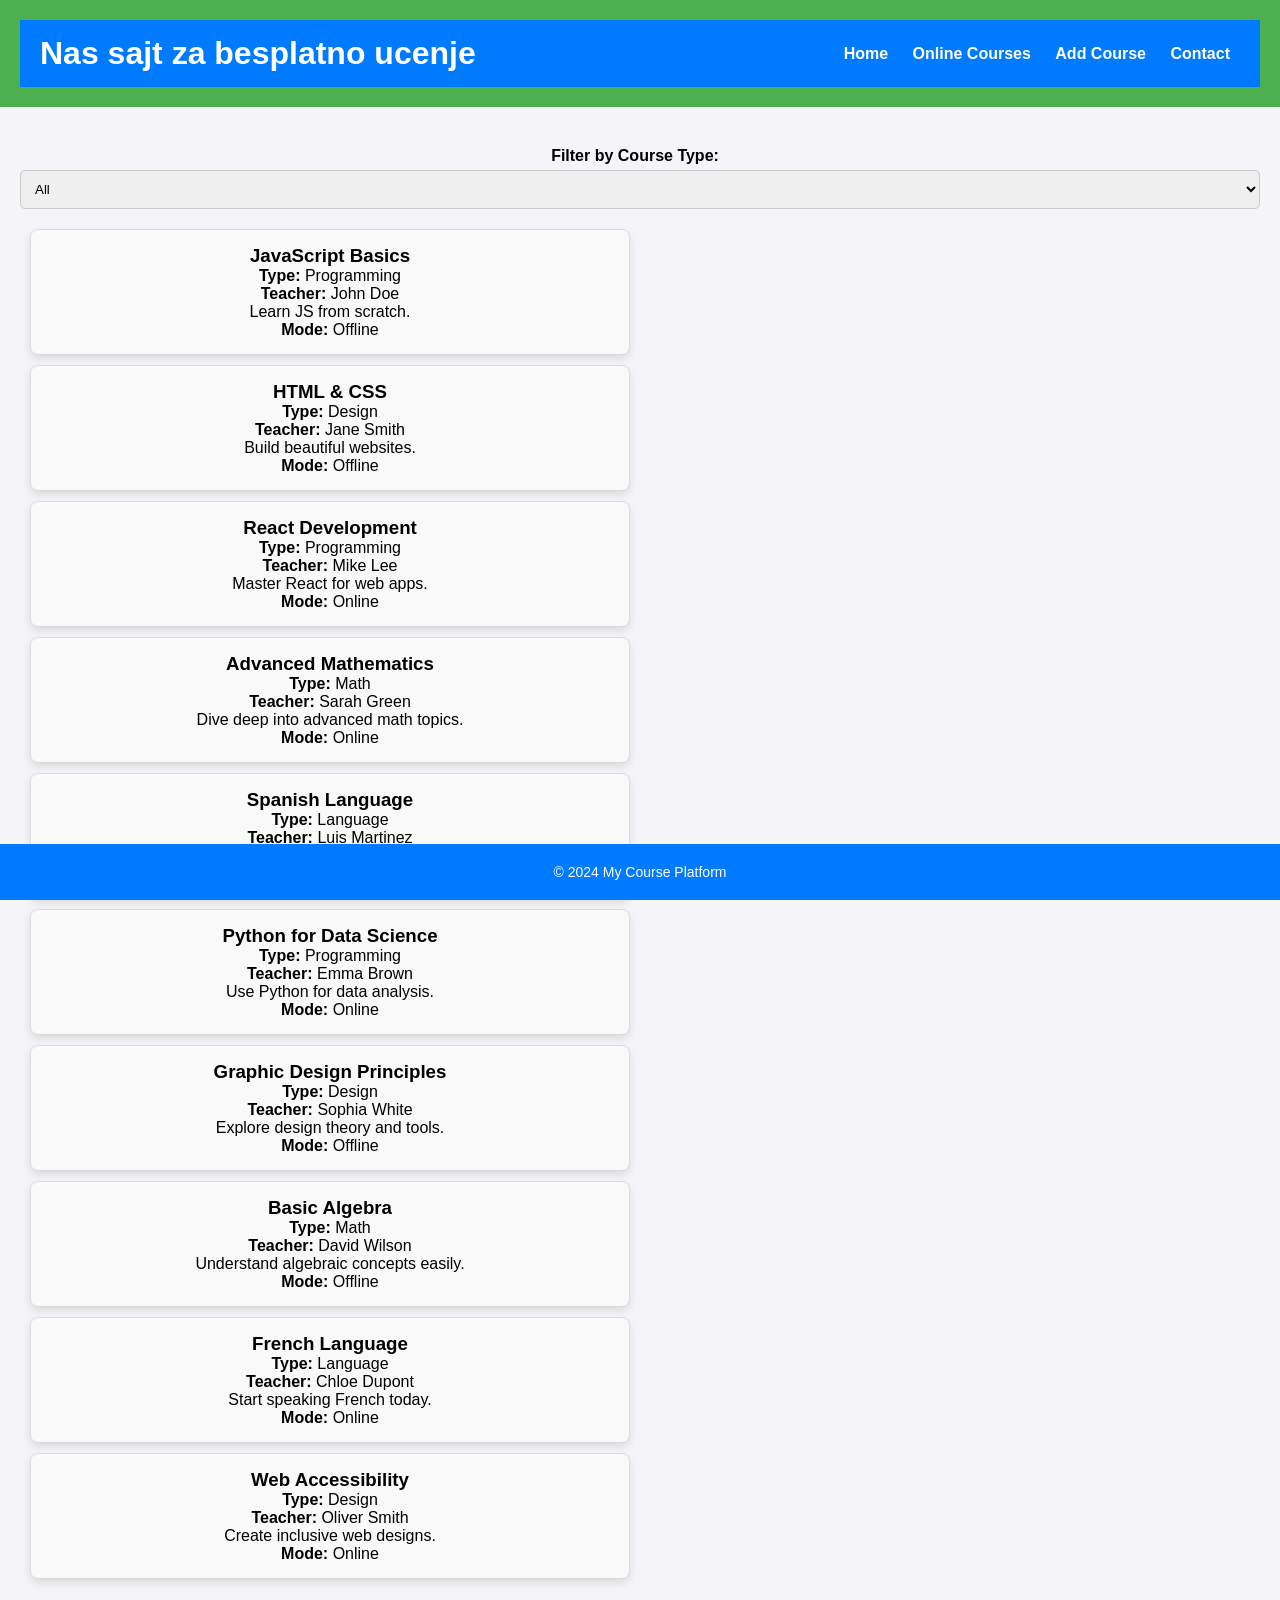
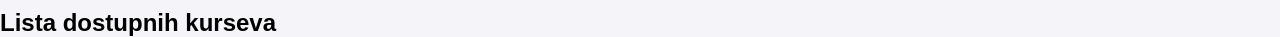
<file: Ucenje/httpsgithub.com/roncevicc/psychic-potato.git/index.html>
<!DOCTYPE html>
<html lang="en">
<head>
    <meta charset="UTF-8">
    <meta name="viewport" content="width=device-width, initial-scale=1.0">
    <title>Home - Course Platform</title>
    <link rel="stylesheet" href="style.css">
</head>
<body>
    <header>
        <div class="navbar">
            <h1>Nas sajt za besplatno ucenje</h1>
            <nav>
                <a href="index.html">Home</a>
                <a href="online-courses.html">Online Courses</a>
                <a href="add-course.html">Add Course</a>
                <a href="contact.html">Contact</a>
            </nav>
        </div>
    </header>

    <main>
        <!-- Filter opcija -->
        <section class="filter">
            <label for="filter-type">Filter by Course Type:</label>
            <select id="filter-type">
                <option value="all">All</option>
                <option value="programming">Programming</option>
                <option value="design">Design</option>
                <option value="math">Math</option>
                <option value="language">Language</option>
            </select>
        </section>

        <!-- Prikaz kurseva -->
        <section id="course-list">
            <!-- Kursevi će se dinamički generisati ovde -->
        </section>
    </main>

    <footer>
        <p>&copy; 2024 My Course Platform</p>
    </footer>

    <h2>Lista dostupnih kurseva</h2>

    <script>
        const courses = [
            { name: "JavaScript Basics", type: "Programming", teacher: "John Doe", online: false, description: "Learn JS from scratch." },
            { name: "HTML & CSS", type: "Design", teacher: "Jane Smith", online: false, description: "Build beautiful websites." },
            { name: "React Development", type: "Programming", teacher: "Mike Lee", online: true, description: "Master React for web apps." },
            { name: "Advanced Mathematics", type: "Math", teacher: "Sarah Green", online: true, description: "Dive deep into advanced math topics." },
            { name: "Spanish Language", type: "Language", teacher: "Luis Martinez", online: false, description: "Learn conversational Spanish." },
            { name: "Python for Data Science", type: "Programming", teacher: "Emma Brown", online: true, description: "Use Python for data analysis." },
            { name: "Graphic Design Principles", type: "Design", teacher: "Sophia White", online: false, description: "Explore design theory and tools." },
            { name: "Basic Algebra", type: "Math", teacher: "David Wilson", online: false, description: "Understand algebraic concepts easily." },
            { name: "French Language", type: "Language", teacher: "Chloe Dupont", online: true, description: "Start speaking French today." },
            { name: "Web Accessibility", type: "Design", teacher: "Oliver Smith", online: true, description: "Create inclusive web designs." },
        ];

        function displayCourses(filterType = "all") {
            const courseList = document.getElementById("course-list");
            courseList.innerHTML = "";

            const filteredCourses = filterType === "all" ? courses : courses.filter(course => course.type.toLowerCase() === filterType.toLowerCase());

            filteredCourses.forEach(course => {
                const courseItem = document.createElement("div");
                courseItem.classList.add("course-item");
                courseItem.innerHTML = `
                    <h3>${course.name}</h3>
                    <p><strong>Type:</strong> ${course.type}</p>
                    <p><strong>Teacher:</strong> ${course.teacher}</p>
                    <p>${course.description}</p>
                    <p><strong>Mode:</strong> ${course.online ? "Online" : "Offline"}</p>
                `;
                courseList.appendChild(courseItem);
            });
        }

        document.getElementById("filter-type").addEventListener("change", (e) => {
            displayCourses(e.target.value);
        });

        displayCourses();
    </script>
</body>
</html>
</file>
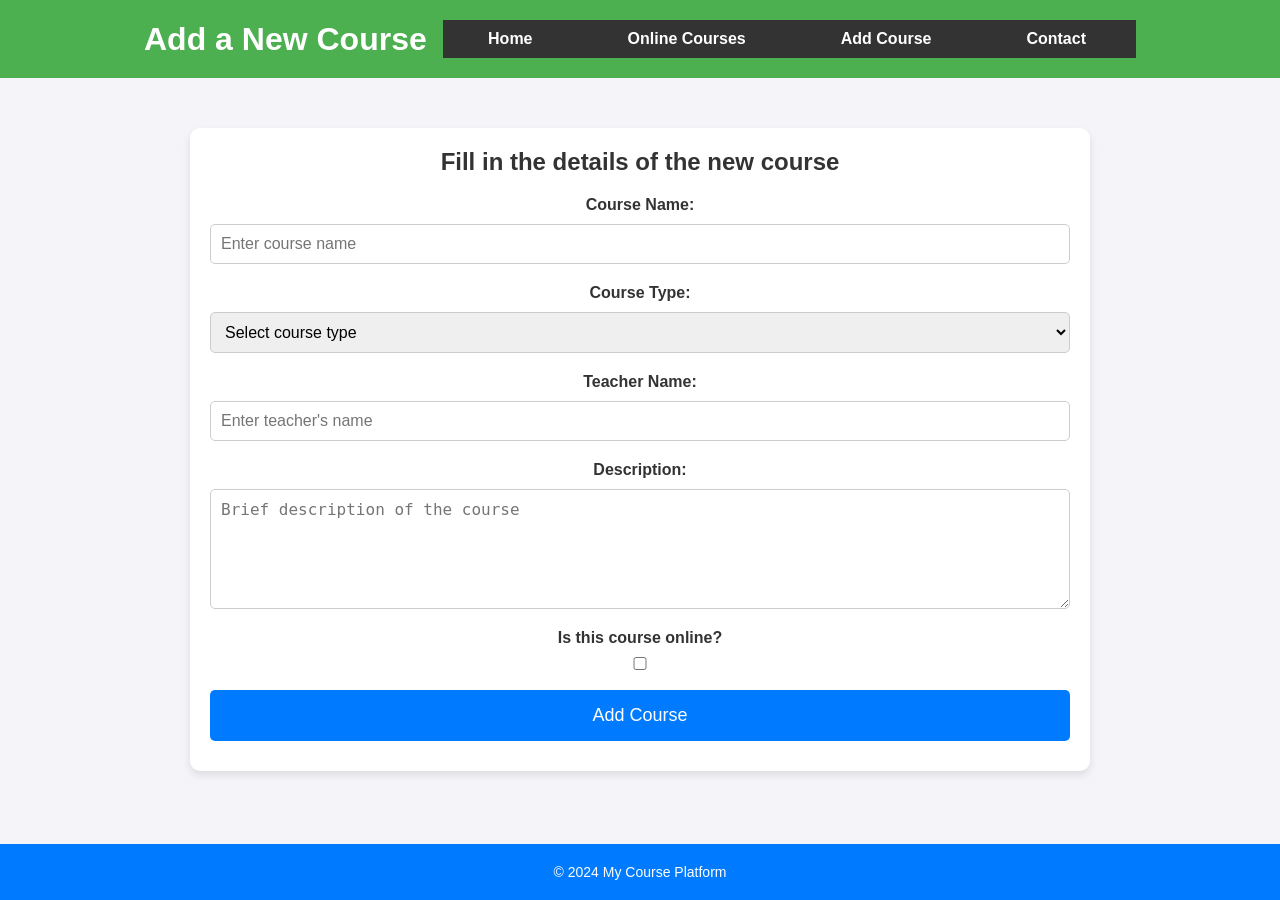
<file: Ucenje/httpsgithub.com/roncevicc/psychic-potato.git/add-course.html>
<!DOCTYPE html>
<html lang="en">
<head>
    <meta charset="UTF-8">
    <meta name="viewport" content="width=device-width, initial-scale=1.0">
    <title>Add a New Course</title>
    <link rel="stylesheet" href="style.css">
</head>
<body>
    <header>
        <div class="container">
            <h1>Add a New Course</h1>
            <nav>
                <ul>
                    <li><a href="index.html">Home</a></li>
                    <li><a href="online-courses.html">Online Courses</a></li>
                    <li><a href="add-course.html">Add Course</a></li>
                    <li><a href="contact.html">Contact</a></li>
                </ul>
            </nav>
        </div>
    </header>

    <main>
        <section class="add-course-container">
            <h2>Fill in the details of the new course</h2>
            <form id="addCourseForm">
                <div class="form-group">
                    <label for="courseName">Course Name:</label>
                    <input type="text" id="courseName" name="courseName" placeholder="Enter course name" required>
                </div>

                <div class="form-group">
                    <label for="courseType">Course Type:</label>
                    <select id="courseType" name="courseType" required>
                        <option value="">Select course type</option>
                        <option value="Programming">Programming</option>
                        <option value="Design">Design</option>
                        <option value="Business">Business</option>
                        <option value="Marketing">Marketing</option>
                    </select>
                </div>

                <div class="form-group">
                    <label for="teacherName">Teacher Name:</label>
                    <input type="text" id="teacherName" name="teacherName" placeholder="Enter teacher's name" required>
                </div>

                <div class="form-group">
                    <label for="description">Description:</label>
                    <textarea id="description" name="description" placeholder="Brief description of the course" required></textarea>
                </div>

                <div class="form-group">
                    <label for="isOnline">Is this course online?</label>
                    <input type="checkbox" id="isOnline" name="isOnline">
                </div>

                <button type="submit">Add Course</button>
            </form>
        </section>
    </main>

    <footer>
        <p>&copy; 2024 My Course Platform</p>
    </footer>

    <script src="script.js"></script>
</body>
</html>
</file>
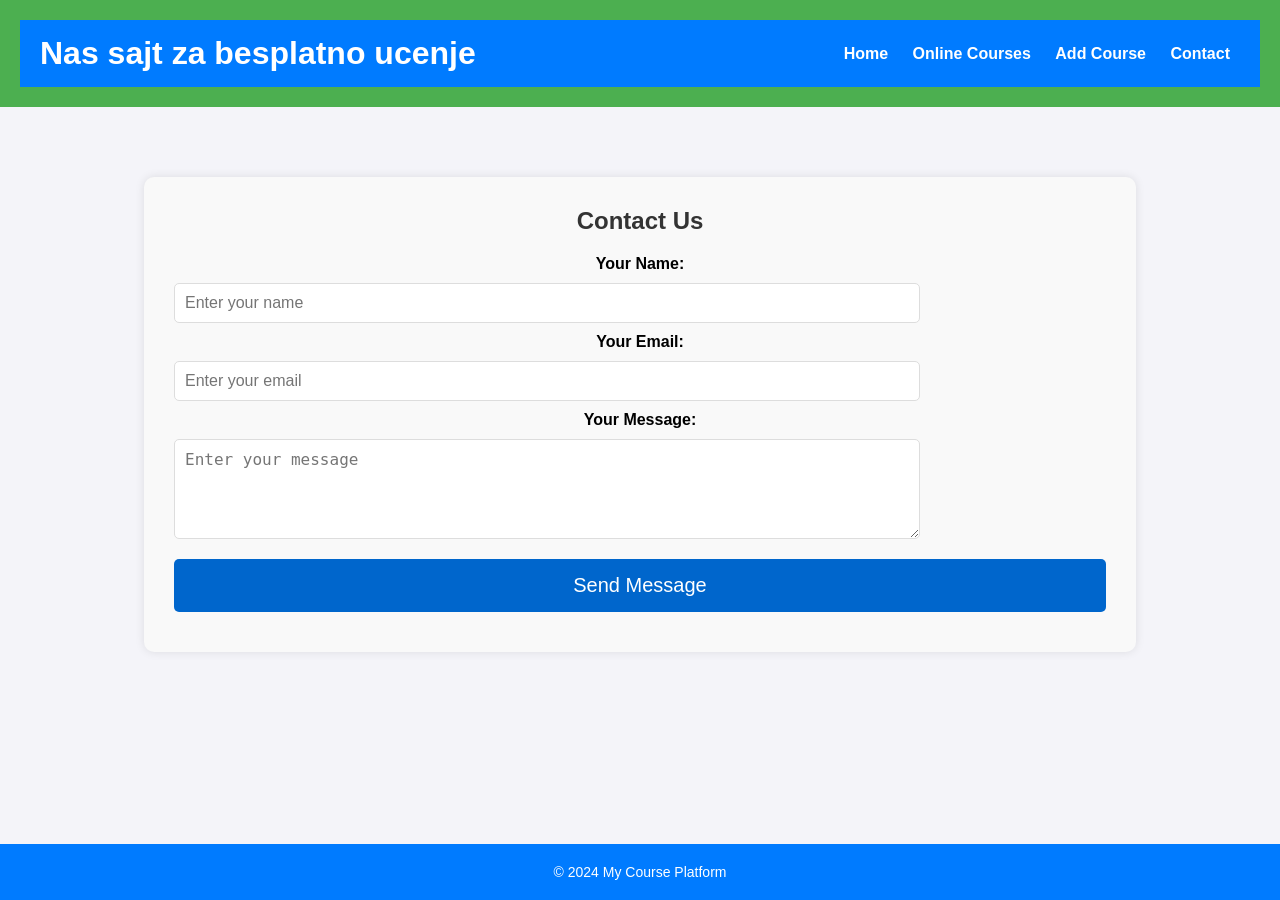
<file: Ucenje/httpsgithub.com/roncevicc/psychic-potato.git/contact.html>
<!DOCTYPE html>
<html lang="en">
<head>
    <meta charset="UTF-8">
    <meta name="viewport" content="width=device-width, initial-scale=1.0">
    <title>Contact Us</title>
    <link rel="stylesheet" href="style.css">
</head>
<body>
    <header>
        <div class="navbar">
            <h1>Nas sajt za besplatno ucenje</h1>
            <nav>
                <a href="index.html">Home</a>
                <a href="online-courses.html">Online Courses</a>
                <a href="add-course.html">Add Course</a>
                <a href="contact.html">Contact</a>
            </nav>
        </div>
    </header>

    <main>
        <div class="contact-container">
            <h2>Contact Us</h2>
            <form class="contact-form">
                <label for="name">Your Name:</label>
                <input type="text" id="name" placeholder="Enter your name" required>
                
                <label for="email">Your Email:</label>
                <input type="email" id="email" placeholder="Enter your email" required>
                
                <label for="message">Your Message:</label>
                <textarea id="message" placeholder="Enter your message" rows="5" required></textarea>
                
                <button type="submit">Send Message</button>
            </form>
        </div>
    </main>

    <footer>
        <p>&copy; 2024 My Course Platform</p>
    </footer>
</body>
</html>
</file>
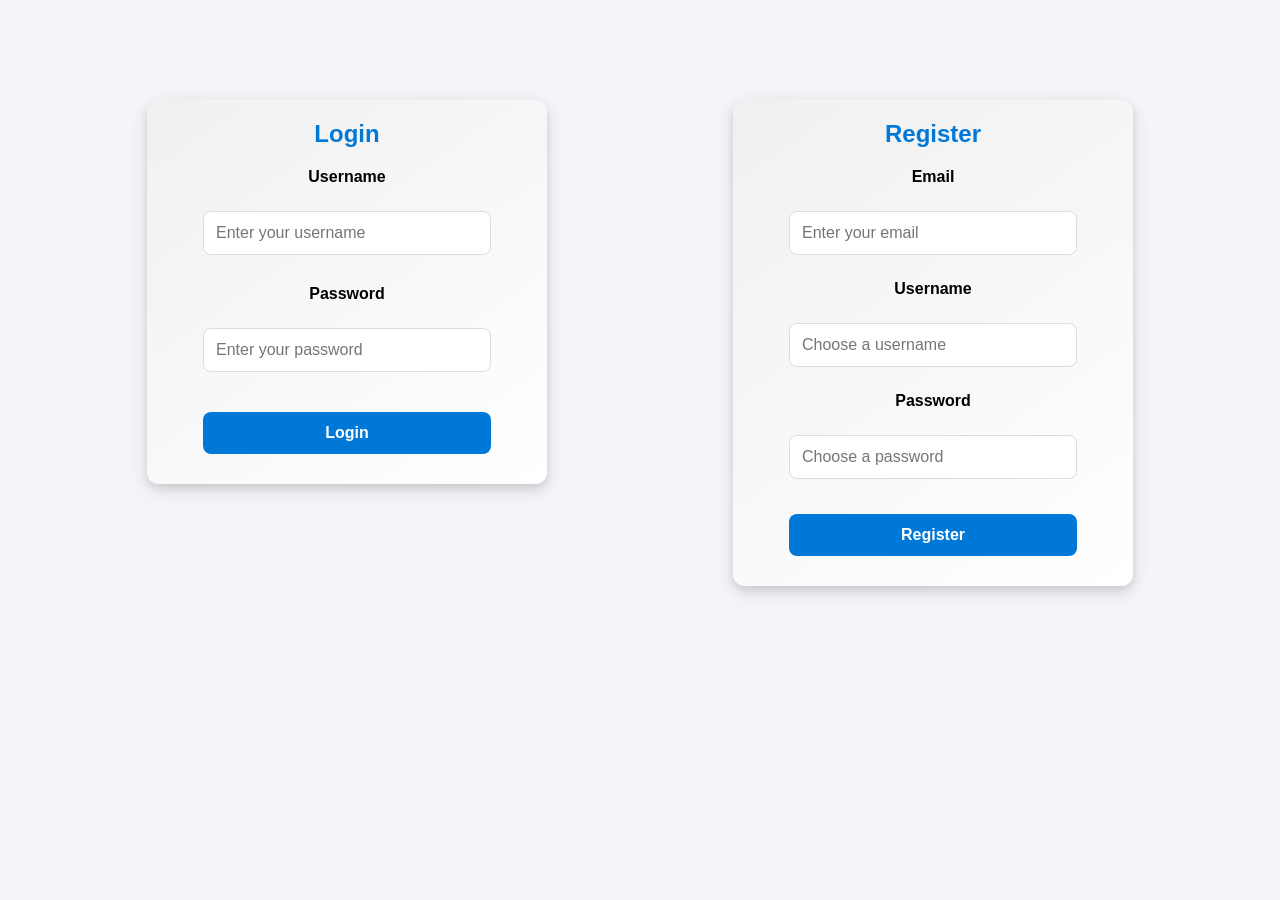
<file: Ucenje/httpsgithub.com/roncevicc/psychic-potato.git/login.html>
<!DOCTYPE html>
<html lang="en">
<head>
    <meta charset="UTF-8">
    <meta name="viewport" content="width=device-width, initial-scale=1.0">
    <title>Login & Register</title>
    <link rel="stylesheet" href="style.css"> <!-- Povezujemo CSS -->
</head>
<body>
    <div class="auth-container">
        <div class="login-container">
            <h2>Login</h2>
            <form id="login-form">
                <label for="username">Username</label>
                <input type="text" id="username" placeholder="Enter your username" required>

                <label for="password">Password</label>
                <input type="password" id="password" placeholder="Enter your password" required>

                <button type="submit">Login</button>
            </form>
            <p id="login-error" class="error-message" style="display: none;">Invalid username or password.</p>
        </div>

        <div class="register-container">
            <h2>Register</h2>
            <form id="register-form">
                <label for="reg-email">Email</label>
                <input type="email" id="reg-email" placeholder="Enter your email" required>

                <label for="reg-username">Username</label>
                <input type="text" id="reg-username" placeholder="Choose a username" required>

                <label for="reg-password">Password</label>
                <input type="password" id="reg-password" placeholder="Choose a password" required>

                <button type="submit">Register</button>
            </form>
            <p id="register-error" class="error-message" style="display: none;">Invalid email or password.</p>
            <p id="register-success" class="success-message" style="display: none;">Registration successful! You can now log in.</p>
        </div>
    </div>
    <script src="login.js"></script>
</body>
</html>
</file>
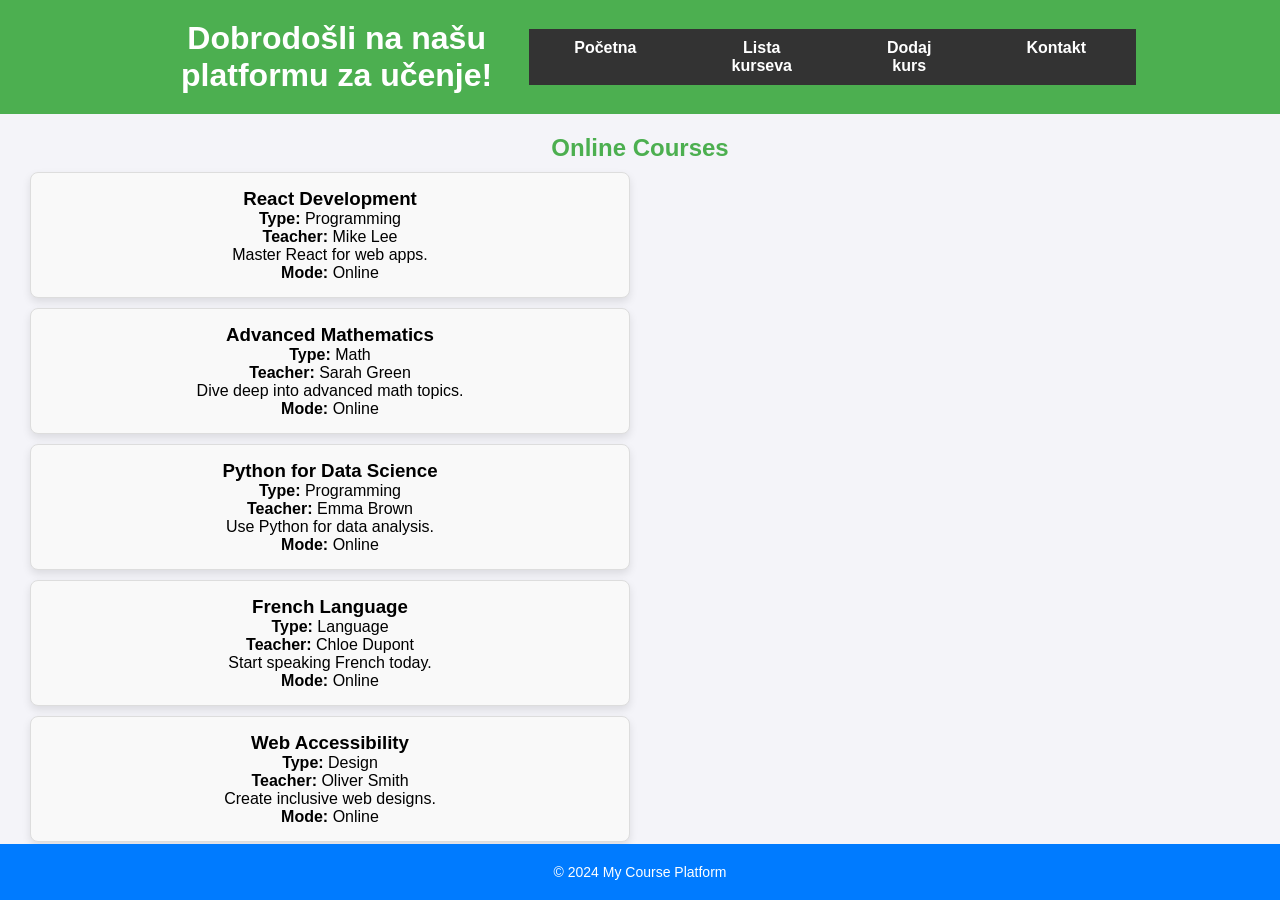
<file: Ucenje/httpsgithub.com/roncevicc/psychic-potato.git/online-courses.html>
<!DOCTYPE html>
<html lang="en">
<head>
    <meta charset="UTF-8">
    <meta name="viewport" content="width=device-width, initial-scale=1.0">
    <title>Online Courses</title>
    <link rel="stylesheet" href="style.css">
</head>
<body>
    <header>
        <div class="container">
            <h1>Dobrodošli na našu platformu za učenje!</h1>
            <nav>
                <ul>
                    <li><a href="index.html">Početna</a></li>
                    <li><a href="online.html">Lista kurseva</a></li>
                    <li><a href="add-course.html">Dodaj kurs</a></li>
                    <li><a href="contact.html">Kontakt</a></li>
                </ul>
            </nav>
        </div>
    </header>

    <main>
        <section class="online-courses-section">
            <h2>Online Courses</h2>
            <div id="online-course-list">
                <!-- Online kursevi će se generisati ovde -->
            </div>
        </section>
    </main>

    <footer>
        <p>&copy; 2024 My Course Platform</p>
    </footer>

    <script>
        // Svi kursevi - kopirano iz glavnog fajla
        const courses = [
            { name: "JavaScript Basics", type: "Programming", teacher: "John Doe", online: false, description: "Learn JS from scratch." },
            { name: "HTML & CSS", type: "Design", teacher: "Jane Smith", online: false, description: "Build beautiful websites." },
            { name: "React Development", type: "Programming", teacher: "Mike Lee", online: true, description: "Master React for web apps." },
            { name: "Advanced Mathematics", type: "Math", teacher: "Sarah Green", online: true, description: "Dive deep into advanced math topics." },
            { name: "Spanish Language", type: "Language", teacher: "Luis Martinez", online: false, description: "Learn conversational Spanish." },
            { name: "Python for Data Science", type: "Programming", teacher: "Emma Brown", online: true, description: "Use Python for data analysis." },
            { name: "Graphic Design Principles", type: "Design", teacher: "Sophia White", online: false, description: "Explore design theory and tools." },
            { name: "Basic Algebra", type: "Math", teacher: "David Wilson", online: false, description: "Understand algebraic concepts easily." },
            { name: "French Language", type: "Language", teacher: "Chloe Dupont", online: true, description: "Start speaking French today." },
            { name: "Web Accessibility", type: "Design", teacher: "Oliver Smith", online: true, description: "Create inclusive web designs." },
        ];

        // Filtriranje samo online kurseva
        const onlineCourses = courses.filter(course => course.online);

        // Prikazuje online kurseve
        const onlineCourseList = document.getElementById("online-course-list");
        onlineCourses.forEach(course => {
            const courseItem = document.createElement("div");
            courseItem.classList.add("course-item");
            courseItem.innerHTML = `
                <h3>${course.name}</h3>
                <p><strong>Type:</strong> ${course.type}</p>
                <p><strong>Teacher:</strong> ${course.teacher}</p>
                <p>${course.description}</p>
                <p><strong>Mode:</strong> Online</p>
            `;
            onlineCourseList.appendChild(courseItem);
        });
    </script>
</body>
</html>
</file>
<file: Ucenje/httpsgithub.com/roncevicc/psychic-potato.git/style.css>
body {
    font-family: Arial, sans-serif;
    margin: 0;
    padding: 0;
    background: #f9f9f9;
}

.main-header {
    background: #0078d7;
    color: white;
    padding: 20px;
    text-align: center;
}

nav a {
    color: white;
    text-decoration: none;
    margin: 0 10px;
    font-weight: bold;
}

nav a:hover {
    text-decoration: underline;
}

.course-container {
    display: flex;
    flex-wrap: wrap;
    gap: 20px;
    padding: 20px;
}

.course-card {
    background: #fff;
    border: 1px solid #ddd;
    border-radius: 8px;
    padding: 15px;
    width: calc(33% - 40px);
    box-shadow: 0 2px 5px rgba(0, 0, 0, 0.1);
}

.course-card h3 {
    margin: 0 0 10px;
    color: #0078d7;
}

button {
    padding: 10px;
    background: #0078d7;
    color: white;
    border: none;
    border-radius: 5px;
    cursor: pointer;
}

button:hover {
    background: #005bb5;
}
/* Stilizacija forme za dodavanje kurseva */
.styled-form {
    background: #ffffff;
    padding: 20px;
    border-radius: 10px;
    box-shadow: 0 4px 8px rgba(0, 0, 0, 0.1);
    max-width: 500px;
    margin: 20px auto;
    display: flex;
    flex-direction: column;
    gap: 15px;
}

.styled-form label {
    font-weight: bold;
    color: #333;
}

.styled-form input,
.styled-form textarea,
.styled-form button {
    font-size: 16px;
    padding: 10px;
    border: 1px solid #ddd;
    border-radius: 5px;
    width: 100%;
}

.styled-form input:focus,
.styled-form textarea:focus {
    border-color: #0078d7;
    outline: none;
    box-shadow: 0 0 5px rgba(0, 120, 215, 0.5);
}

.styled-form textarea {
    resize: none;
    height: 100px;
}

.checkbox-container {
    display: flex;
    align-items: center;
    gap: 10px;
}

.styled-form button {
    background-color: #0078d7;
    color: white;
    border: none;
    cursor: pointer;
    transition: background-color 0.3s;
}

.styled-form button:hover {
    background-color: #005bb5;
}

#schedule-section {
    margin-top: -10px;
    padding-left: 20px;
    border-left: 3px solid #0078d7;
}
input:invalid, textarea:invalid {
    border-color: red;
    outline: none;
}

input:valid, textarea:valid {
    border-color: #00cc00;
}

input.error, textarea.error {
    border-color: red !important;
    background-color: #ffe6e6;
}
.courses-list {
    display: flex;
    flex-wrap: wrap;
    gap: 20px;
    justify-content: center;
    margin-top: 20px;
}

.course-card {
    background: #f9f9f9;
    padding: 15px;
    border-radius: 10px;
    box-shadow: 0 4px 8px rgba(0, 0, 0, 0.1);
    max-width: 300px;
    text-align: left;
}

.course-card h3 {
    margin-bottom: 10px;
    color: #0078d7;
}

.course-card p {
    margin: 5px 0;
    color: #555;
}














body {
    font-family: Arial, sans-serif;
    margin: 0;
    padding: 0;
    background-color: #f4f4f9;
}

header {
    background-color: #0078d7;
    color: white;
    padding: 20px;
    text-align: center;
}

#add-course {
    padding: 20px;
    background-color: #fff;
    margin: 20px;
    box-shadow: 0 0 10px rgba(0, 0, 0, 0.1);
}

#courses-container {
    display: flex;
    flex-wrap: wrap;
    gap: 20px;
    justify-content: center;
    margin-top: 20px;
}

.course-card {
    background: #fff;
    padding: 15px;
    border-radius: 10px;
    box-shadow: 0 4px 8px rgba(0, 0, 0, 0.1);
    max-width: 300px;
    text-align: left;
    width: 100%;
}

.course-card h3 {
    margin-bottom: 10px;
    color: #0078d7;
}

.course-card p {
    margin: 5px 0;
    color: #555;
}








.login-container {
    width: 100%;
    max-width: 400px;
    margin: 50px auto;
    padding: 20px;
    background: #fff;
    box-shadow: 0 4px 8px rgba(0, 0, 0, 0.1);
    border-radius: 10px;
    text-align: center;
}

.login-container h2 {
    margin-bottom: 20px;
    color: #0078d7;
}

.login-container form {
    display: flex;
    flex-direction: column;
}

.login-container input {
    margin-bottom: 15px;
    padding: 10px;
    font-size: 16px;
    border: 1px solid #ddd;
    border-radius: 5px;
}

.login-container button {
    background: #0078d7;
    color: white;
    border: none;
    padding: 10px;
    font-size: 16px;
    border-radius: 5px;
    cursor: pointer;
}

.login-container button:hover {
    background: #005fa3;
}

.error-message {
    color: red;
    font-size: 14px;
}









.register-container {
    width: 100%;
    max-width: 400px;
    margin: 50px auto;
    padding: 20px;
    background: #fff;
    box-shadow: 0 4px 8px rgba(0, 0, 0, 0.1);
    border-radius: 10px;
    text-align: center;
}

.register-container h2 {
    margin-bottom: 20px;
    color: #0078d7;
}

.success-message {
    color: green;
    font-size: 14px;
}









.register-container {
    width: 100%;
    max-width: 400px;
    margin: 50px auto;
    padding: 30px;
    background: linear-gradient(145deg, #f0f0f0, #ffffff);
    box-shadow: 0 4px 8px rgba(0, 0, 0, 0.1), 0 6px 20px rgba(0, 0, 0, 0.1);
    border-radius: 12px;
    text-align: center;
    font-family: 'Arial', sans-serif;
}

.register-container h2 {
    font-size: 24px;
    font-weight: bold;
    color: #0078d7;
    margin-bottom: 20px;
}

.register-container form {
    display: flex;
    flex-direction: column;
    gap: 15px;
}

.register-container input {
    padding: 12px;
    font-size: 16px;
    border: 1px solid #ddd;
    border-radius: 8px;
    transition: all 0.3s ease;
}

.register-container input:focus {
    border-color: #0078d7;
    box-shadow: 0 0 8px rgba(0, 120, 215, 0.3);
    outline: none;
}

.register-container button {
    background: #0078d7;
    color: white;
    border: none;
    padding: 12px;
    font-size: 16px;
    font-weight: bold;
    border-radius: 8px;
    cursor: pointer;
    transition: background-color 0.3s ease;
}

.register-container button:hover {
    background: #005fa3;
}

.register-container .error-message {
    color: #d32f2f;
    font-size: 14px;
    margin-top: 10px;
    display: block;
}

.register-container .success-message {
    color: #388e3c;
    font-size: 14px;
    margin-top: 10px;
    display: block;
}
















/* Glavni kontejner za Login i Register */
.auth-container {
    display: flex;
    justify-content: space-around;
    align-items: flex-start;
    width: 90%;
    max-width: 1200px;
    margin: 50px auto;
    gap: 20px;
}

/* Login i Register kontejneri */
.login-container, .register-container {
    flex: 1; /* Prilagodljiva širina */
    min-width: 300px;
    padding: 20px;
    background: linear-gradient(145deg, #f0f0f0, #ffffff);
    box-shadow: 0 4px 8px rgba(0, 0, 0, 0.1), 0 6px 20px rgba(0, 0, 0, 0.1);
    border-radius: 12px;
    text-align: center;
    font-family: 'Arial', sans-serif;
}

/* Stilovi za naslov */
.login-container h2, .register-container h2 {
    font-size: 24px;
    font-weight: bold;
    color: #0078d7;
    margin-bottom: 20px;
}

/* Stilovi za forme */
.login-container form, .register-container form {
    display: flex;
    flex-direction: column;
    gap: 15px;
}

.login-container input, .register-container input {
    padding: 12px;
    font-size: 16px;
    border: 1px solid #ddd;
    border-radius: 8px;
    transition: all 0.3s ease;
}

.login-container input:focus, .register-container input:focus {
    border-color: #0078d7;
    box-shadow: 0 0 8px rgba(0, 120, 215, 0.3);
    outline: none;
}

/* Dugmad */
.login-container button, .register-container button {
    background: #0078d7;
    color: white;
    border: none;
    padding: 12px;
    font-size: 16px;
    font-weight: bold;
    border-radius: 8px;
    cursor: pointer;
    transition: background-color 0.3s ease;
}

.login-container button:hover, .register-container button:hover {
    background: #005fa3;
}

/* Poruke o grešci i uspehu */
.error-message {
    color: #d32f2f;
    font-size: 14px;
    margin-top: 10px;
    display: block;
}

.success-message {
    color: #388e3c;
    font-size: 14px;
    margin-top: 10px;
    display: block;
}







.course-item {
    background: #f9f9f9;
    border: 1px solid #ddd;
    padding: 15px;
    margin: 10px 0;
    border-radius: 8px;
    box-shadow: 0 4px 8px rgba(0, 0, 0, 0.1);
}

.filter {
    margin: 20px 0;
    text-align: center;
}








body {
    font-family: Arial, sans-serif;
    margin: 0;
    padding: 0;
}

.navbar {
    background-color: #007BFF;
    color: white;
    padding: 15px 20px;
    display: flex;
    justify-content: space-between;
    align-items: center;
}

.navbar h1 {
    margin: 0;
}

.navbar nav a {
    color: white;
    margin: 0 10px;
    text-decoration: none;
}

.navbar nav a:hover {
    text-decoration: underline;
}

.filter {
    margin: 20px auto;
    text-align: center;
}

.filter label {
    margin-right: 10px;
    font-weight: bold;
}

.course-item {
    background: #f9f9f9;
    border: 1px solid #ddd;
    border-radius: 8px;
    padding: 15px;
    margin: 15px auto;
    max-width: 600px;
    box-shadow: 0 4px 8px rgba(0, 0, 0, 0.1);
}

.course-item h3 {
    margin-top: 0;
}

footer {
    background-color: #007BFF;
    color: white;
    text-align: center;
    padding: 10px 0;
    position: relative;
    bottom: 0;
    width: 100%;
}











/* Add Course page styles */
.add-course-container {
    width: 80%;
    margin: 30px auto;
    padding: 20px;
    background-color: #f9f9f9;
    border-radius: 10px;
    box-shadow: 0 0 10px rgba(0, 0, 0, 0.1);
}

.add-course-container h2 {
    text-align: center;
    color: #333;
    margin-bottom: 20px;
}

.add-course-form {
    display: flex;
    flex-direction: column;
}

.add-course-form input,
.add-course-form textarea,
.add-course-form select {
    margin: 10px 0;
    padding: 10px;
    border: 1px solid #ddd;
    border-radius: 5px;
    font-size: 16px;
}

.add-course-form input:focus,
.add-course-form textarea:focus,
.add-course-form select:focus {
    border-color: #0066cc;
    outline: none;
}

.add-course-form button {
    padding: 12px 20px;
    background-color: #0066cc;
    color: white;
    border: none;
    border-radius: 5px;
    font-size: 18px;
    cursor: pointer;
}

.add-course-form button:hover {
    background-color: #004a99;
}







/* Contact Us page styles */
.contact-container {
    width: 80%;
    margin: 30px auto;
    padding: 20px;
    background-color: #f9f9f9;
    border-radius: 10px;
    box-shadow: 0 0 10px rgba(0, 0, 0, 0.1);
}

.contact-container h2 {
    text-align: center;
    color: #333;
    margin-bottom: 20px;
}

.contact-form {
    display: flex;
    flex-direction: column;
}

.contact-form input,
.contact-form textarea {
    margin: 10px 0;
    padding: 10px;
    border: 1px solid #ddd;
    border-radius: 5px;
    font-size: 16px;
}

.contact-form input:focus,
.contact-form textarea:focus {
    border-color: #0066cc;
    outline: none;
}

.contact-form button {
    padding: 12px 20px;
    background-color: #0066cc;
    color: white;
    border: none;
    border-radius: 5px;
    font-size: 18px;
    cursor: pointer;
}

.contact-form button:hover {
    background-color: #004a99;
}









/* Add Course and Contact page styles */

/* Style for form input fields and textarea */
.add-course-form input,
.add-course-form textarea,
.add-course-form select {
    margin: 15px 0;
    padding: 15px;
    border: 1px solid #ddd;
    border-radius: 5px;
    font-size: 18px;  /* Increased font size */
    height: 45px;  /* Increased height */
}

.add-course-form textarea {
    height: 150px;  /* Increased height for textarea */
}

/* Fixed footer at the bottom */
footer {
    position: fixed;
    bottom: 0;
    width: 100%;
    background-color: #0066cc;
    color: white;
    text-align: center;
    padding: 10px 0;
    font-size: 14px;
}

footer p {
    margin: 0;
}

/* Style for the Add Course container */
.add-course-container,
.contact-container {
    width: 80%;
    margin: 50px auto;
    padding: 30px;
    background-color: #f9f9f9;
    border-radius: 10px;
    box-shadow: 0 0 10px rgba(0, 0, 0, 0.1);
}

.add-course-container h2,
.contact-container h2 {
    text-align: center;
    color: #333;
    margin-bottom: 20px;
}

/* Add button style */
.add-course-form button,
.contact-form button {
    padding: 15px 25px;
    background-color: #0066cc;
    color: white;
    border: none;
    border-radius: 5px;
    font-size: 20px;  /* Increased font size for button */
    cursor: pointer;
    width: 100%;
}

.add-course-form button:hover,
.contact-form button:hover {
    background-color: #004a99;
}



.online-courses-section {
    text-align: center;
}
/* Stil za formu */
.add-course-form {
    width: 50%;
    margin: 0 auto;
    padding: 20px;
    background-color: #f4f4f4;
    border-radius: 8px;
}

.add-course-form input, .add-course-form select, .add-course-form textarea {
    width: 100%;
    padding: 10px;
    margin-bottom: 10px;
}

button {
    background-color: #4CAF50;
    color: white;
    padding: 10px 20px;
    border: none;
    cursor: pointer;
}

button:hover {
    background-color: #45a049;
}

/* Stil za kurseve */
.course {
    padding: 15px;
    margin: 10px 0;
    border: 1px solid #ddd;
    border-radius: 5px;
    background-color: #f9f9f9;
}

.course h3 {
    margin-top: 0;
}





/* General styling for the page */
body {
    font-family: Arial, sans-serif;
    margin: 0;
    padding: 0;
    background-color: #f4f4f9;
}

header {
    background-color: #007BFF;
    color: white;
    text-align: center;
    padding: 20px 0;
}

h1 {
    margin: 0;
}

/* Style for the course addition form */
.add-course-form {
    width: 60%;
    margin: 30px auto;
    background-color: #fff;
    padding: 20px;
    border-radius: 10px;
    box-shadow: 0 4px 8px rgba(0, 0, 0, 0.1);
}

.add-course-form h2 {
    text-align: center;
    margin-bottom: 20px;
}

.form-group {
    margin-bottom: 15px;
}

label {
    display: block;
    font-weight: bold;
}

input, select, textarea {
    width: 100%;
    padding: 10px;
    margin-top: 5px;
    border: 1px solid #ccc;
    border-radius: 5px;
}

textarea {
    height: 100px;
}

button {
    width: 100%;
    padding: 10px;
    background-color: #007BFF;
    color: white;
    border: none;
    border-radius: 5px;
    cursor: pointer;
    font-size: 16px;
}

button:hover {
    background-color: #0056b3;
}

/* Styling for course list */
#courseList {
    width: 80%;
    margin: 30px auto;
}

.course {
    background-color: #fff;
    padding: 20px;
    margin-bottom: 15px;
    border-radius: 8px;
    box-shadow: 0 4px 8px rgba(0, 0, 0, 0.1);
}

.course-header {
    display: flex;
    justify-content: space-between;
    align-items: center;
}

.course-header h3 {
    margin: 0;
    font-size: 22px;
}

.course-type {
    background-color: #007BFF;
    color: white;
    padding: 5px 15px;
    border-radius: 5px;
}

.course p {
    margin: 10px 0;
}

.course .online {
    color: green;
    font-weight: bold;
}

.course .offline {
    color: red;
    font-weight: bold;
}








/* General styling for the page */
body {
    font-family: Arial, sans-serif;
    margin: 0;
    padding: 0;
    background-color: #f4f4f9;
}

header {
    background-color: #007BFF;
    color: white;
    text-align: center;
    padding: 20px 0;
}

h1 {
    margin: 0;
}

/* Style for the course addition form */
.add-course-form {
    width: 60%;
    margin: 30px auto;
    background-color: #fff;
    padding: 20px;
    border-radius: 10px;
    box-shadow: 0 4px 8px rgba(0, 0, 0, 0.1);
}

.add-course-form h2 {
    text-align: center;
    margin-bottom: 20px;
}

.form-group {
    margin-bottom: 15px;
}

label {
    display: block;
    font-weight: bold;
}

input, select, textarea {
    width: 100%;
    padding: 10px;
    margin-top: 5px;
    border: 1px solid #ccc;
    border-radius: 5px;
}

textarea {
    height: 100px;
}

button {
    width: 100%;
    padding: 10px;
    background-color: #007BFF;
    color: white;
    border: none;
    border-radius: 5px;
    cursor: pointer;
    font-size: 16px;
}

button:hover {
    background-color: #0056b3;
}

/* Styling for course list */
#courseList {
    width: 80%;
    margin: 30px auto;
}

.course {
    background-color: #fff;
    padding: 20px;
    margin-bottom: 15px;
    border-radius: 8px;
    box-shadow: 0 4px 8px rgba(0, 0, 0, 0.1);
}

.course-header {
    display: flex;
    justify-content: space-between;
    align-items: center;
}

.course-header h3 {
    margin: 0;
    font-size: 22px;
}

.course-type {
    background-color: #007BFF;
    color: white;
    padding: 5px 15px;
    border-radius: 5px;
}

.course p {
    margin: 10px 0;
}

.course .online {
    color: green;
    font-weight: bold;
}

.course .offline {
    color: red;
    font-weight: bold;
}








/* Resetovanje osnovnih stilova */
* {
    margin: 0;
    padding: 0;
    box-sizing: border-box;
}

body {
    font-family: Arial, sans-serif;
    background-color: #f9f9f9;
}

/* Header */
header {
    background-color: #007BFF;
    color: white;
    padding: 10px 0;
}

header .container {
    width: 80%;
    margin: 0 auto;
    display: flex;
    justify-content: space-between;
    align-items: center;
}

header nav ul {
    list-style-type: none;
    display: flex;
}

header nav ul li {
    margin-right: 20px;
}

header nav ul li a {
    color: white;
    text-decoration: none;
    font-size: 16px;
}

header nav ul li a:hover {
    text-decoration: underline;
}

/* Add Course Form */
.add-course-form {
    max-width: 900px;
    margin: 30px auto;
    background-color: #fff;
    padding: 20px;
    border-radius: 10px;
    box-shadow: 0 4px 8px rgba(0, 0, 0, 0.1);
}

.add-course-form h2 {
    text-align: center;
    margin-bottom: 20px;
    font-size: 24px;
    color: #333;
}

.add-course-form .form-group {
    margin-bottom: 20px;
}

.add-course-form label {
    font-weight: bold;
    margin-bottom: 5px;
    display: block;
    color: #333;
}

.add-course-form input,
.add-course-form select,
.add-course-form textarea {
    width: 100%;
    padding: 10px;
    border: 1px solid #ccc;
    border-radius: 5px;
    font-size: 16px;
}

.add-course-form textarea {
    height: 120px;
}

.add-course-form button {
    width: 100%;
    padding: 15px;
    background-color: #007BFF;
    color: white;
    border: none;
    border-radius: 5px;
    font-size: 18px;
    cursor: pointer;
}

.add-course-form button:hover {
    background-color: #0056b3;
}

/* Footer */
footer {
    background-color: #007BFF;
    color: white;
    text-align: center;
    padding: 20px;
}

footer p {
    font-size: 14px;
}

/* Responsive Design */
@media (max-width: 768px) {
    header .container {
        flex-direction: column;
        align-items: flex-start;
    }

    header nav ul {
        flex-direction: column;
        align-items: flex-start;
    }

    header nav ul li {
        margin-bottom: 10px;
    }

    .add-course-form {
        padding: 15px;
        width: 100%;
    }
}
/* Globalne stilove */
body {
    font-family: Arial, sans-serif;
    background-color: #f9f9f9;
    margin: 0;
    padding: 0;
}

/* Header */
header {
    background-color: #007BFF;
    color: white;
    padding: 10px 0;
}

header .container {
    width: 80%;
    margin: 0 auto;
    display: flex;
    justify-content: space-between;
    align-items: center;
}

header nav ul {
    list-style-type: none;
    display: flex;
}

header nav ul li {
    margin-right: 20px;
}

header nav ul li a {
    color: white;
    text-decoration: none;
    font-size: 16px;
}

header nav ul li a:hover {
    text-decoration: underline;
}

/* Forma za dodavanje kursa */
.add-course-form {
    max-width: 900px;
    margin: 30px auto;
    background-color: #fff;
    padding: 20px;
    border-radius: 10px;
    box-shadow: 0 4px 8px rgba(0, 0, 0, 0.1);
}

.add-course-form h2 {
    text-align: center;
    margin-bottom: 20px;
    font-size: 24px;
    color: #333;
}

.add-course-form .form-group {
    margin-bottom: 20px;
}

.add-course-form label {
    font-weight: bold;
    margin-bottom: 5px;
    display: block;
    color: #333;
}

.add-course-form input,
.add-course-form select,
.add-course-form textarea {
    width: 100%;
    padding: 10px;
    border: 1px solid #ccc;
    border-radius: 5px;
    font-size: 16px;
}

.add-course-form textarea {
    height: 120px;
}

.add-course-form button {
    width: 100%;
    padding: 15px;
    background-color: #007BFF;
    color: white;
    border: none;
    border-radius: 5px;
    font-size: 18px;
    cursor: pointer;
}

.add-course-form button:hover {
    background-color: #0056b3;
}

/* Footer */
footer {
    background-color: #007BFF;
    color: white;
    text-align: center;
    padding: 20px;
}

footer p {
    font-size: 14px;
}
/* Global Styles */
body {
    font-family: Arial, sans-serif;
    background-color: #f9f9f9;
    margin: 0;
    padding: 0;
}

header {
    background-color: #007BFF;
    color: white;
    padding: 10px 0;
}

header .container {
    width: 80%;
    margin: 0 auto;
    display: flex;
    justify-content: space-between;
    align-items: center;
}

header nav ul {
    list-style-type: none;
    display: flex;
}

header nav ul li {
    margin-right: 20px;
}

header nav ul li a {
    color: white;
    text-decoration: none;
    font-size: 16px;
}

header nav ul li a:hover {
    text-decoration: underline;
}

/* Add Course Page Styles */
.add-course-container {
    max-width: 900px;
    margin: 30px auto;
    background-color: #fff;
    padding: 20px;
    border-radius: 10px;
    box-shadow: 0 4px 8px rgba(0, 0, 0, 0.1);
}

.add-course-container h2 {
    text-align: center;
    margin-bottom: 20px;
    font-size: 24px;
    color: #333;
}

.add-course-container .form-group {
    margin-bottom: 20px;
}

.add-course-container label {
    font-weight: bold;
    margin-bottom: 5px;
    display: block;
    color: #333;
}

.add-course-container input,
.add-course-container select,
.add-course-container textarea {
    width: 100%;
    padding: 10px;
    border: 1px solid #ccc;
    border-radius: 5px;
    font-size: 16px;
}

.add-course-container textarea {
    height: 120px;
}

.add-course-container button {
    width: 100%;
    padding: 15px;
    background-color: #007BFF;
    color: white;
    border: none;
    border-radius: 5px;
    font-size: 18px;
    cursor: pointer;
}

.add-course-container button:hover {
    background-color: #0056b3;
}

/* Footer */
footer {
    background-color: #007BFF;
    color: white;
    text-align: center;
    padding: 20px;
}

footer p {
    font-size: 14px;
}
/* Global Styles */
body {
    font-family: Arial, sans-serif;
    background-color: #f9f9f9;
    margin: 0;
    padding: 0;
}

header {
    background-color: #007BFF;
    color: white;
    padding: 10px 0;
}

header .container {
    width: 80%;
    margin: 0 auto;
    display: flex;
    justify-content: space-between;
    align-items: center;
}

header nav ul {
    list-style-type: none;
    display: flex;
}

header nav ul li {
    margin-right: 20px;
}

header nav ul li a {
    color: white;
    text-decoration: none;
    font-size: 16px;
}

header nav ul li a:hover {
    text-decoration: underline;
}

/* Add Course Page Styles */
.add-course-container {
    max-width: 900px;
    margin: 30px auto;
    background-color: #fff;
    padding: 20px;
    border-radius: 10px;
    box-shadow: 0 4px 8px rgba(0, 0, 0, 0.1);
}

.add-course-container h2 {
    text-align: center;
    margin-bottom: 20px;
    font-size: 24px;
    color: #333;
}

.add-course-container .form-group {
    margin-bottom: 20px;
}

.add-course-container label {
    font-weight: bold;
    margin-bottom: 5px;
    display: block;
    color: #333;
}

.add-course-container input,
.add-course-container select,
.add-course-container textarea {
    width: 100%;
    padding: 10px;
    border: 1px solid #ccc;
    border-radius: 5px;
    font-size: 16px;
}

.add-course-container textarea {
    height: 120px;
}

.add-course-container button {
    width: 100%;
    padding: 15px;
    background-color: #007BFF;
    color: white;
    border: none;
    border-radius: 5px;
    font-size: 18px;
    cursor: pointer;
}

.add-course-container button:hover {
    background-color: #0056b3;
}

/* Footer */
footer {
    background-color: #007BFF;
    color: white;
    text-align: center;
    padding: 20px;
}

footer p {
    font-size: 14px;
}




/* Osnovni stil za telo */
body {
    font-family: Arial, sans-serif;
    margin: 0;
    padding: 0;
    background-color: #f4f4f9;
}

/* Zaglavlje */
header {
    background-color: #4CAF50;
    color: white;
    text-align: center;
    padding: 20px;
}

header h1 {
    margin: 0;
}

/* Navigacija */
nav ul {
    list-style: none;
    padding: 0;
    margin: 0;
    display: flex;
    justify-content: center;
    background-color: #333;
}

nav ul li {
    margin: 0 15px;
}

nav ul li a {
    text-decoration: none;
    color: white;
    font-weight: bold;
    padding: 10px 20px;
    display: block;
    transition: background-color 0.3s;
}

nav ul li a:hover {
    background-color: #575757;
}

/* Glavni deo stranice */
main {
    padding: 20px;
    text-align: center;
}

main h2 {
    color: #4CAF50;
}

/* Forma */
form input, form textarea, form button {
    width: 80%;
    padding: 10px;
    margin: 10px auto;
    display: block;
    border: 1px solid #ddd;
    border-radius: 5px;
}

form button {
    background-color: #4CAF50;
    color: white;
    border: none;
    cursor: pointer;
    transition: background-color 0.3s;
}

form button:hover {
    background-color: #45a049;
}

/* Dugme za logout */
#logout-button {
    background-color: red;
    color: white;
    padding: 10px 20px;
    border: none;
    border-radius: 5px;
    cursor: pointer;
    margin: 20px auto;
    display: block;
}

#logout-button:hover {
    background-color: darkred;
}










/* Osnovni fleksibilni dizajn */
.course-list {
    display: flex;
    flex-wrap: wrap;
    justify-content: space-around;
}

.course-item {
    flex: 1 1 30%;
    margin: 10px;
}

/* Responzivnost za manji ekran */
@media (max-width: 768px) {
    .course-list {
        flex-direction: column;
        align-items: center;
    }

    .course-item {
        flex: 1 1 80%;
        margin: 10px 0;
    }
}
</file>
